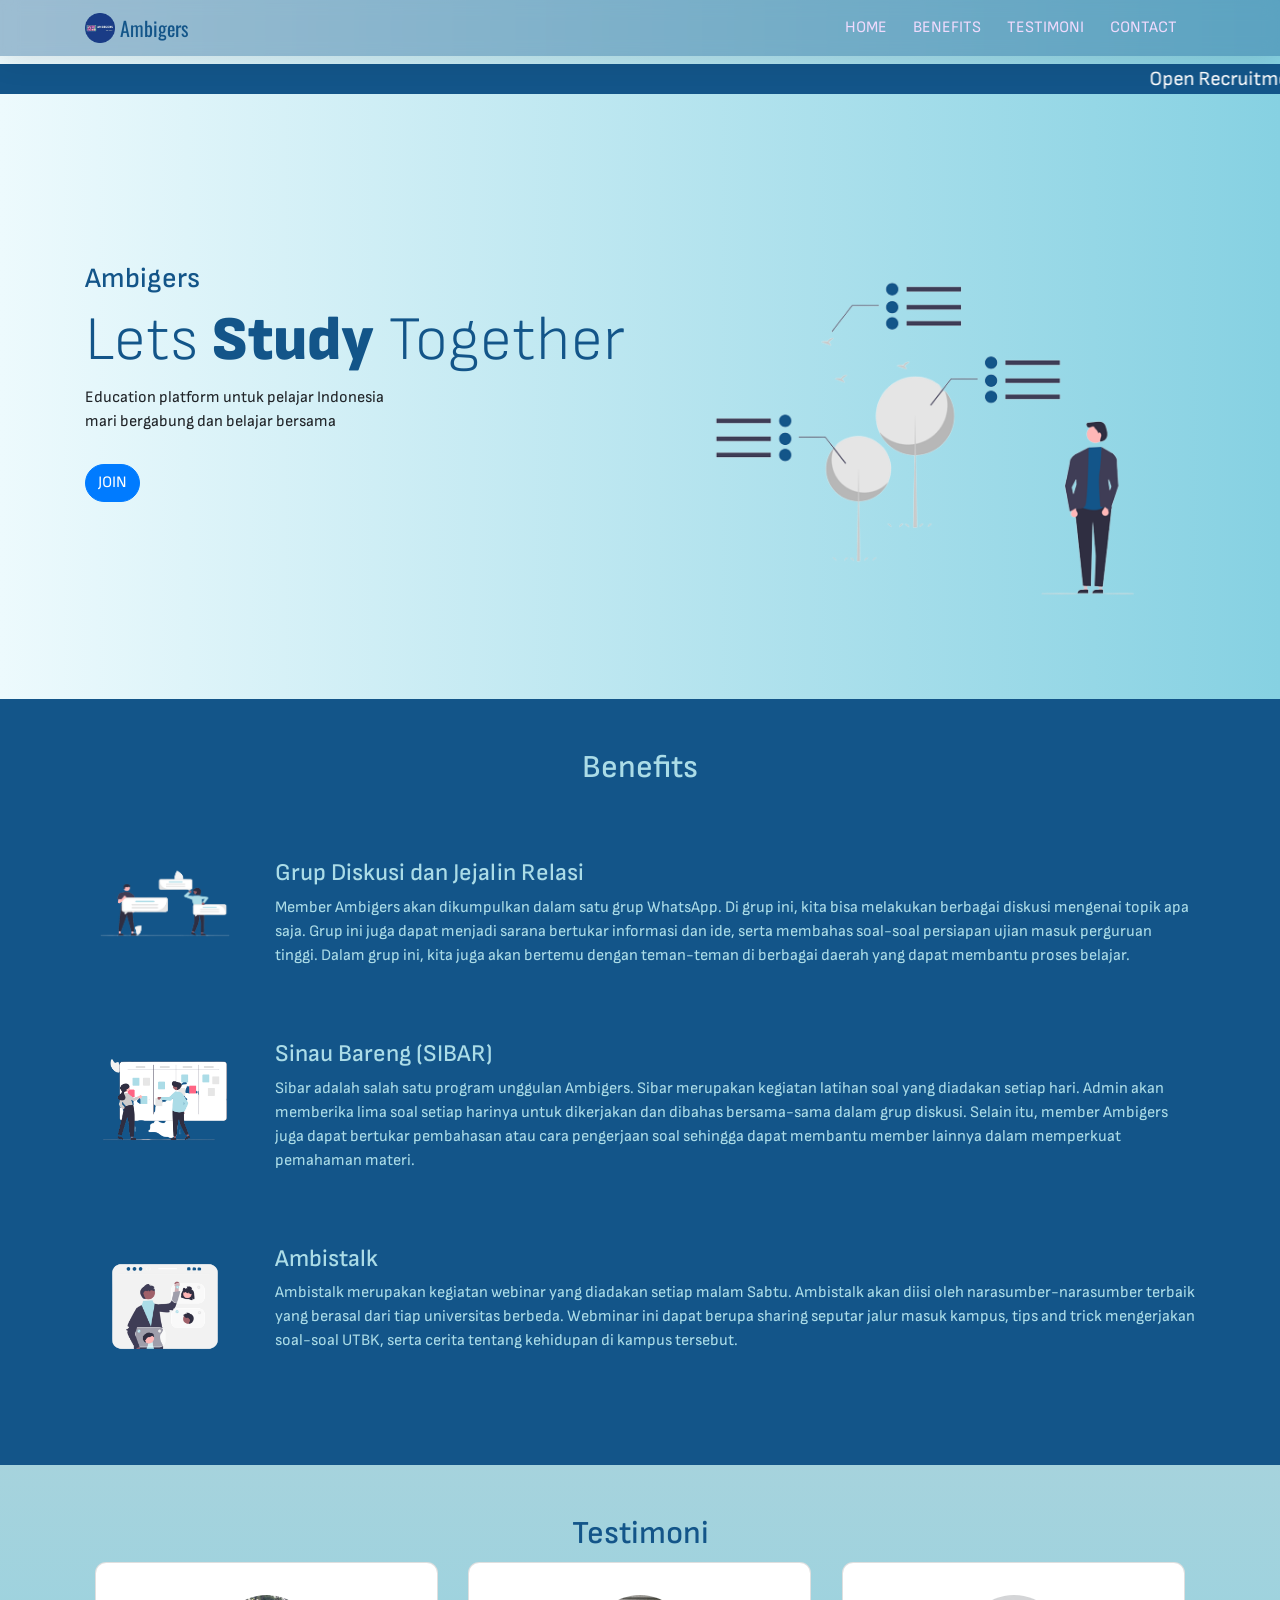
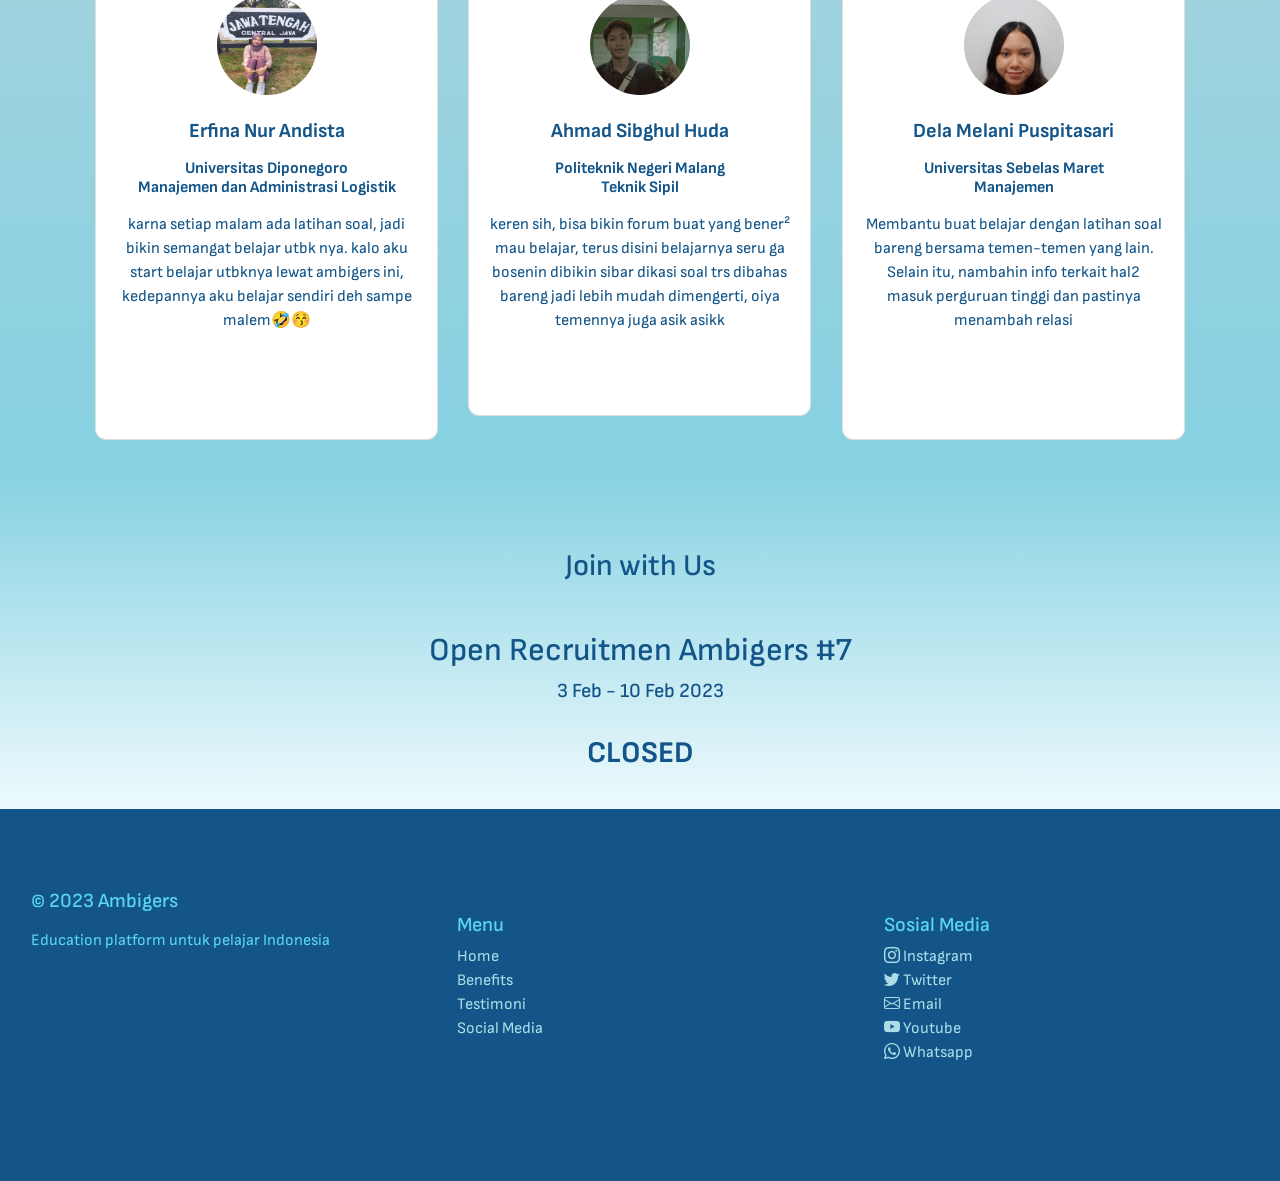
<file: index.html>
<!doctype html>
<html lang="en">
  <head>
    <!-- Required meta tags -->
    <meta charset="utf-8">
    <meta name="viewport" content="width=device-width, initial-scale=1, maximum-scale=1 , shrink-to-fit=no">

    <link rel="shortcut icon" href="img/logo1.jpg" type="image/x-icon">

    <!-- bootstrap icon -->
    <link rel="stylesheet" href="https://cdn.jsdelivr.net/npm/bootstrap-icons@1.9.1/font/bootstrap-icons.css">


    <!-- Font -->
    <link rel="preconnect" href="https://fonts.googleapis.com">
    <link rel="preconnect" href="https://fonts.gstatic.com" crossorigin>
    <link href="https://fonts.googleapis.com/css2?family=Oswald:wght@500&family=Roboto&family=Sofia+Sans&display=swap" rel="stylesheet">

    <!-- animate ons scroling -->
    <link rel="stylesheet" href="https://unpkg.com/aos@next/dist/aos.css" />

    <!-- Bootstrap CSS -->
    <link rel="stylesheet" href="https://cdn.jsdelivr.net/npm/bootstrap@4.1.3/dist/css/bootstrap.min.css" integrity="sha384-MCw98/SFnGE8fJT3GXwEOngsV7Zt27NXFoaoApmYm81iuXoPkFOJwJ8ERdknLPMO" crossorigin="anonymous">
    <link rel="stylesheet" href="style.css">
    <title>Ambigers</title>
  </head>
  <body>
    <!-- NAVBAR -->
    <nav class="navbar navbar-expand-lg navbar-light fixed-top">
        <div class="container">
          <a class="navbar-brand" href="#">
            <img src="img/logo1.jpg" width="30" height="30" class="d-inline-block align-top" alt="">
            Ambigers
          </a>
          <!-- <a class="navbar-brand" href="#">Ambigers</a> -->
          <button class="navbar-toggler" type="button" data-toggle="collapse" data-target="#navbarNavAltMarkup" aria-controls="navbarNavAltMarkup" aria-expanded="false" aria-label="Toggle navigation">
            <span class="navbar-toggler-icon"></span>
          </button>
          <div class="collapse navbar-collapse" id="navbarNavAltMarkup">
            <div class="navbar-nav ml-auto">
              <a class="nav-item nav-link active" href="#banner">Home <span class="sr-only">(current)</span></a>
              <a class="nav-item nav-link" href="#benefit">Benefits</a>
              <a class="nav-item nav-link" href="#testimoni">Testimoni</a>
              <a class="nav-item nav-link" href="#footer">Contact</a>
              <!-- <a class="nav-item btn btn-primary tombol" href="#">Join</a> -->
            </div>
          </div>
        </div>
      </nav>
    <!-- Akhir Navbar -->

    <!-- Jumbotron -->
    <div id="banner" class="jumbotron jumbotron-fluid">
      <marquee class="marquee" behavior="" direction="left">Open Recruitmen Ambigers #7 | Kemendikbud resmi telah merubah sistem seleksi PTN tahun 2023 dengan menghilangkan TKA, hanya menyisakan TPS saja. Namun kini menjadi 7 subtes yaitu: Kemampuan Penalaran Umum, Pengetahuan dan Pemahaman Umum, Kemampuan Memahami Bacaan dan Menulis, Pengetahuan Kuantitatif, Literasi dalam Bacaan Bahasa Indonesia, Literasi dalam Bahasa Inggris, dan Penalaran Matematika. | Open Recruitmen Ambigers #7</marquee>
      <div class="container">
        <div class="row">
          <div class="col-md-6">
            <h3 data-aos="fade-down" class="display-5 brand-title">Ambigers</h3>
          <h1 data-aos="fade-right" class="display-4 title-hero">Lets <span class="title-jumbotron">Study</span> Together</h1>
          <p data-aos="fade-right" class="display-5 subrand-title">Education platform untuk pelajar Indonesia <br> mari bergabung dan belajar bersama</p>
          <a data-aos="fade-up" href="#daftar" class="btn btn-primary tombol">Join</a></div>
          <div data-aos="fade-left" class="col-md-6 text-center img-responsive" ><img src="img/1.png" class="ban-hero img-fluid" alt="banner"></div>
        </div>
      </div>
    </div>
    <!-- Akhir Jumbotron -->

    <!-- News -->
    <!-- <section id="news">
      <div class="container"></div>
    </section> -->
    <!-- Akhir News -->

    <!-- Benefit -->
    <section id="benefit">
      <div class="container">
        <h2 data-aos="fade-down" class="text-center mb-5">Benefits</h2>
        <div class="row mb-5">
          <div class="col-md-2 col-sm-6">
            <img data-aos="fade-right" class="img-fluid img-benefit" src="img/diskusi.png" alt="">
          </div>
          <div data-aos="fade-left" class="col-md-10 col-sm-6 mt-4">
            <h4>Grup Diskusi dan Jejalin Relasi</h4>
            Member Ambigers akan dikumpulkan dalam satu grup WhatsApp. Di grup ini, kita bisa melakukan berbagai diskusi mengenai topik apa saja. Grup ini juga dapat menjadi sarana bertukar informasi dan ide, serta membahas soal-soal persiapan ujian masuk perguruan tinggi. Dalam grup ini, kita juga akan bertemu dengan teman-teman di berbagai daerah yang dapat membantu proses belajar.
          </div>
        </div>
        <div class="row mb-5">
          <div class="col-md-2 col-sm-6">
            <img data-aos="fade-right" class="img-fluid img-benefit" src="img/sibar.png" alt="">
          </div>
          <div data-aos="fade-left" class="col-md-10 col-sm-6 mt-4">
            <h4>Sinau Bareng (SIBAR)</h4>
            Sibar adalah salah satu program unggulan Ambigers. Sibar merupakan kegiatan latihan soal yang diadakan setiap hari. Admin akan memberika lima soal setiap harinya untuk dikerjakan dan dibahas bersama-sama dalam grup diskusi. Selain itu, member Ambigers juga dapat bertukar pembahasan atau cara pengerjaan soal sehingga dapat membantu member lainnya dalam memperkuat pemahaman materi.
          </div>
        </div>
        <div class="row mb-5">
          <div class="col-md-2 col-sm-6">
            <img data-aos="fade-right" class="img-fluid img-benefit" src="img/am.png" alt="">
          </div>
          <div data-aos="fade-left" class="col-md-10 col-sm-6 mt-4">
            <h4>Ambistalk</h4>
            Ambistalk merupakan kegiatan webinar yang diadakan setiap malam Sabtu. Ambistalk akan diisi oleh narasumber-narasumber terbaik yang berasal dari tiap universitas berbeda. Webminar ini dapat berupa sharing seputar jalur masuk kampus, tips and trick mengerjakan soal-soal UTBK, serta cerita tentang kehidupan di kampus tersebut.
          </div>
        </div>
        <!-- <div class="row mb-5">
          <div class="col-md-2 col-sm-6">
            <img data-aos="fade-right" class="img-fluid" src="img/friend.png" alt="">
          </div>
          <div data-aos="fade-left" class="col-md-10 col-sm-6 mt-4">
            <h4>Menambah Relasi</h4>
            Memperluas jaringan sosial dengan menjalin hubungan baru dengan orang-orang yang belum dikenal untuk memperluas cakrawala dan memperkaya diri dengan pengalaman dan informasi baru dari seluruh Indonesia.
          </div>
        </div> -->
      </div>
    </section>
    <!-- Akhir Benefit -->

    <!-- Testimoni -->
    <section id="testimoni">
      <h2 data-aos="fade-down" class="text-center">Testimoni</h2>
      <div class="container">
      <div id="carouselExampleIndicators" class="carousel slide" data-ride="carousel">
        <ol class="carousel-indicators">
          <li data-target="#carouselExampleIndicators" data-slide-to="0" class="active"></li>
          <li data-target="#carouselExampleIndicators" data-slide-to="1"></li>
          <li data-target="#carouselExampleIndicators" data-slide-to="2"></li>
        </ol>
        <div class="carousel-inner">
          <div class="carousel-item active">
            <div class="row text-center">
              <div data-aos="flip-left" data-aos-duration="600" class="col-md-4 mb-4 mb-md-0">
                <div class="card testi-box">
                  <div class="card-body py-4 mt-2">
                    <div class="d-flex justify-content-center mb-4">
                      <img src="img/erfina.jpg"
                        class="rounded-circle shadow-1-strong" width="100" height="100" />
                    </div>
                    <h5 class="font-weight-bold">Erfina Nur Andista</h5>
                    <h6 class="font-weight-bold my-3">Universitas Diponegoro<br>Manajemen dan Administrasi Logistik</h6>
                    <p class="mb-2">
                      <i class="fas fa-quote-left pe-2"></i>karna setiap malam ada latihan soal, jadi bikin semangat belajar utbk nya. kalo aku start belajar utbknya lewat ambigers ini, kedepannya aku belajar sendiri deh sampe malem🤣😚 <br> <br>
                    </p>
                  </div>
                </div>
              </div>
              <div data-aos="flip-left" data-aos-duration="700" class="col-md-4 mb-4 mb-md-0">
                <div class="card testi-box">
                  <div class="card-body py-4 mt-2">
                    <div class="d-flex justify-content-center mb-4">
                      <img src="img/ahsib.jpg"
                        class="rounded-circle shadow-1-strong" width="100" height="100" />
                    </div>
                    <h5 class="font-weight-bold">Ahmad Sibghul Huda</h5>
                    <h6 class="font-weight-bold my-3">Politeknik Negeri Malang<br>Teknik Sipil</h6>
                    <p class="mb-2">
                      <i class="fas fa-quote-left pe-2"></i>keren sih, bisa bikin forum buat yang bener² mau belajar, terus disini belajarnya seru ga bosenin dibikin sibar dikasi soal trs dibahas bareng jadi lebih mudah dimengerti, oiya temennya juga asik asikk
                    </p>
                  </div>
                </div>
              </div>
              <div data-aos="flip-left" data-aos-duration="800" class="col-md-4 mb-0">
                <div class="card testi-box">
                  <div class="card-body py-4 mt-2">
                    <div class="d-flex justify-content-center mb-4">
                      <img src="img/dela.jpg"
                        class="rounded-circle shadow-1-strong" width="100" height="100" />
                    </div>
                    <h5 class="font-weight-bold">Dela Melani Puspitasari</h5>
                    <h6 class="font-weight-bold my-3">Universitas Sebelas Maret<br>Manajemen</h6>
                    <p class="mb-2">
                      <i class="fas fa-quote-left pe-2"></i>Membantu buat belajar dengan latihan soal bareng bersama temen-temen yang lain. Selain itu, nambahin info terkait hal2 masuk perguruan tinggi dan pastinya menambah relasi <br> <br>
                    </p>
                  </div>
                </div>
              </div>
            </div>
          </div>
          <div class="carousel-item">
            <div class="row text-center">
              <div data-aos="flip-left" data-aos-duration="600" class="col-md-4 mb-4 mb-md-0">
                <div class="card testi-box">
                  <div class="card-body py-4 mt-2">
                    <div class="d-flex justify-content-center mb-4">
                      <img src="img/vanesa.jpg"
                        class="rounded-circle shadow-1-strong" width="100" height="100" />
                    </div>
                    <h5 class="font-weight-bold">Vanessa Ruth Evelyn Tobing</h5>
                    <h6 class="font-weight-bold my-3">Politeknik Statistika STIS<br>Statistika</h6>
                    <p class="mb-2">
                      <i class="fas fa-quote-left pe-2"></i>Aku ga pernah menyesal join ambigers dari zaman masih 6 grup sampai jadi 1 grup. Semua anggotanya inspiratif dan seru banget walaupun belum pernah ketemu offline. Semuanya punya ambisi yg tinggi, kegiatannya juga seru seru dan ga pernah ngebosenin apalagi kegiatan ambistalk itu kakak2nya menginspirasi semua. Walaupun grup selalu rame, tapi aku bangga punya teman2 online di ambigers. Semoga semua anak2 ambigers suksess dan bisa meet offline rame rame 🤩🤍
                    </p>
                  </div>
                </div>
              </div>
              <div data-aos="flip-left" data-aos-duration="700" class="col-md-4 mb-4 mb-md-0">
                <div class="card testi-box">
                  <div class="card-body py-4 mt-2">
                    <div class="d-flex justify-content-center mb-4">
                      <img src="img/febbi.jpg"
                        class="rounded-circle shadow-1-strong" width="100" height="100" />
                    </div>
                    <h5 class="font-weight-bold">Febbicka Auriell Prameswari</h5>
                    <h6 class="font-weight-bold my-3">UI<br>Sosiologi</h6>
                    <p class="mb-2">
                      <i class="fas fa-quote-left pe-2"></i>Beruntung banget bisa gabung sama ambigers kurang lebih 2 tabun lalu, seneng banget bisa dapet temen ambis yang bisa ngebuat aku ngerasa termotivasi. Aku juga gak ketinggalan berita berkat ketemu sama mereka. Ambigers selalu update berita terbaru tentang perkuliahan. Ada sesi sinau bareng juga yang bisa ngelatih kita ngerjain latihan soal, ada ambistalk juga yang bisa nambah wawasan kita tentang dunia perkuliahan. Aku juga jadi punya temen sekaligus sahabat yang bisa aku ajak sharing sampai sekarang. Gabung sama ambigers adalah salah satu keputusan terbaik aku 😇🤍
                    </p>
                  </div>
                </div>
              </div>
              <div data-aos="flip-left" data-aos-duration="800" class="col-md-4 mb-4 mb-md-0">
                <div class="card testi-box">
                  <div class="card-body py-4 mt-2">
                    <div class="d-flex justify-content-center mb-4">
                      <img src="img/ahmad-nur.jpg"
                        class="rounded-circle shadow-1-strong" width="100" height="100" />
                    </div>
                    <h5 class="font-weight-bold">Ahmad Nur Salim</h5>
                    <h6 class="font-weight-bold my-3">Universitas Gadjah Mada<br>Bahasa dan Sastra Indonesia</h6>
                    <p class="mb-2">
                      <i class="fas fa-quote-left pe-2"></i>Banyak hal baru yang aku dapet dari Ambigers. 
                      Mulai dari kenal temen baru, disiplin dalam gunain waktu, dan yang selalu aku inget, temen-temen di Ambigers itu suportif, kita selalu ngasih motivasi satu sama lain. Sampai pada akhirnya, aku bisa gapai salah satu impianku selama ini, jadi mahasiswa Sastra Indonesia, UGM. Tengkyu ambigers!! <br> <br> <br> <br>
                  </div>
                </div>
              </div>
            </div>
          </div>
          <div class="carousel-item">
            <div class="row text-center">
              <div data-aos="flip-left" data-aos-duration="600" class="col-md-4 mb-4 mb-md-0">
                <div class="card testi-box">
                  <div class="card-body py-4 mt-2">
                    <div class="d-flex justify-content-center mb-4">
                      <img src="img/namira.jpg"
                        class="rounded-circle shadow-1-strong" width="100" height="100" />
                    </div>
                    <h5 class="font-weight-bold">Hizmah Namira Azzahra</h5>
                    <h6 class="font-weight-bold my-3">UIN Jakarta<br>Psikologi</h6>
                    <p class="mb-2">
                      <i class="fas fa-quote-left pe-2"></i>Seruuu banget join ambigers. Yang awalnya menye² menghadapi UTBK, jadi semangat gara² banyak support system. Luv u, Ambigers ❤
                    </p>
                  </div>
                </div>
              </div>
              <div data-aos="flip-left" data-aos-duration="700" class="col-md-4 mb-4 mb-md-0">
                <div class="card testi-box">
                  <div class="card-body py-4 mt-2">
                    <div class="d-flex justify-content-center mb-4">
                      <img src="img/fitta.jpg"
                        class="rounded-circle shadow-1-strong" width="100" height="100" />
                    </div>
                    <h5 class="font-weight-bold">Fitta</h5>
                    <h6 class="font-weight-bold my-3">Poltekkes Tasikmalaya<br>Keperawatan</h6>
                    <p class="mb-2">
                      <i class="fas fa-quote-left pe-2"></i>Seneng banget punya circle perambisan hehe, bisa belajar bareng, diskusi dan sharing banyak hal apalagi dapet temen baru dari berbagai daerah semakin asik dan tentunya nambah pengalaman. Ada tutornya juga yang ga kalah seru. Sukses selalu semuaa❤️❤️✨
                    </p>
                  </div>
                </div>
              </div>
              <div data-aos="flip-left" data-aos-duration="800" class="col-md-4 mb-4 mb-md-0">
                <div class="card testi-box">
                  <div class="card-body py-4 mt-2">
                    <div class="d-flex justify-content-center mb-4">
                      <img src="img/aurelia.jpg"
                        class="rounded-circle shadow-1-strong" width="100" height="100" />
                    </div>
                    <h5 class="font-weight-bold">Aurelia Finkan Manuel Malau</h5>
                    <h6 class="font-weight-bold my-3">UNJ<br>Pendidikan Matematika</h6>
                    <p class="mb-2">
                      <i class="fas fa-quote-left pe-2"></i>Ambigers salah satu kelompok belajar yang membantu aku banget, kelompok belajar yang seru, efektif dan konsisten bahas soal setiap harinya, ga nyesel deh jadi bagian dari ambigers^^
                    </p>
                  </div>
                </div>
              </div>
            </div>
          </div>
        </div>
        <a class="carousel-control-prev" href="#carouselExampleIndicators" role="button" data-slide="prev">
          <span class="carousel-control-prev-icon" aria-hidden="true"></span>
          <span class="sr-only">Previous</span>
        </a>
        <a class="carousel-control-next" href="#carouselExampleIndicators" role="button" data-slide="next">
          <span class="carousel-control-next-icon" aria-hidden="true"></span>
          <span class="sr-only">Next</span>
        </a>
      </div>
    </div>
    </section>
    <!-- Akhir Testimoni -->

    <!-- Daftar -->
    <section id="daftar">
      <div class="container">
        <h2 data-aos="fade-down" class="text-center mb-5 mt-5 title-daftar">Join with Us</h2>
        <div class="text-center">
          <h2>Open Recruitmen Ambigers #7</h2>
          <h5>3 Feb - 10 Feb 2023</h5>
          <br>
          <!-- <h3 data-aos="fade-down" class="title-daftar">Klik di bawah untuk mendaftar</h3> -->
          <h3 data-aos="fade-down" class="title-daftar"><b>CLOSED</b></h3>
          <!-- <a data-aos="fade-up" href="https://forms.gle/SGuAvBxVgUEEwuYo8" class="btn btn-primary tombol">Join</a> -->
        </div>
      </div>
    </section>
    <!-- Akhir Daftar -->

    <!-- Footer -->
    <footer id="footer">
      <div class="row ml-3">
        <div data-aos="fade-right" class="col-12 col-md">
          <h5 class="d-block mb-3 ml-5-md">© 2023 Ambigers</h5>
          <p>Education platform untuk pelajar Indonesia</p>
        </div>
        <div data-aos="fade-up" class="col-6 col-md pt-4">
          <h5>Menu</h5>
          <ul class="list-unstyled text-small">
            <li><a class="link-footer" href="#">Home</a></li>
            <li><a class="link-footer" href="#benefit">Benefits</a></li>
            <li><a class="link-footer" href="#testimoni">Testimoni</a></li>
            <li><a class="link-footer" href="#footer">Social Media</a></li>
          </ul>
        </div>
        <div data-aos="fade-left"class="col-6 col-md pt-4">
          <h5>Sosial Media</h5>
          <ul class="list-unstyled text-small">
            <li><a class="link-footer" href="https://www.instagram.com/ambigers.official/?hl=id"><i class="bi bi-instagram"></i> Instagram</a></li>
            <li><a class="link-footer" href="https://twitter.com/ambigers_offc"><i class="bi bi-twitter"></i> Twitter</a></li>
            <li><a class="link-footer" href="mailto:ambiverserangers@gmail.com"><i class="bi bi-envelope"></i> Email</a></li>
            <li><a class="link-footer" href="https://www.youtube.com/@ambigersofficial7778"><i class="bi bi-youtube"></i> Youtube</a></li>
            <li><a class="link-footer" href="wa.me/6289521393691"><i class="bi bi-whatsapp"></i> Whatsapp</a></li>
          </ul>
        </div>

    </footer>
    <!-- Akhir Footer -->

     <!-- AOS -->
     <script src="https://unpkg.com/aos@next/dist/aos.js"></script>
     <script>
 
       // const galeryImage=document.querySelectorAll('.galery')
 
       AOS.init({
         once: true,
       });
     </script>



    <!-- Optional JavaScript -->
    <!-- jQuery first, then Popper.js, then Bootstrap JS -->
    <script src="https://code.jquery.com/jquery-3.3.1.slim.min.js" integrity="sha384-q8i/X+965DzO0rT7abK41JStQIAqVgRVzpbzo5smXKp4YfRvH+8abtTE1Pi6jizo" crossorigin="anonymous"></script>
    <script src="https://cdn.jsdelivr.net/npm/popper.js@1.14.3/dist/umd/popper.min.js" integrity="sha384-ZMP7rVo3mIykV+2+9J3UJ46jBk0WLaUAdn689aCwoqbBJiSnjAK/l8WvCWPIPm49" crossorigin="anonymous"></script>
    <script src="https://cdn.jsdelivr.net/npm/bootstrap@4.1.3/dist/js/bootstrap.min.js" integrity="sha384-ChfqqxuZUCnJSK3+MXmPNIyE6ZbWh2IMqE241rYiqJxyMiZ6OW/JmZQ5stwEULTy" crossorigin="anonymous"></script>
  </body>
</html>
</file>
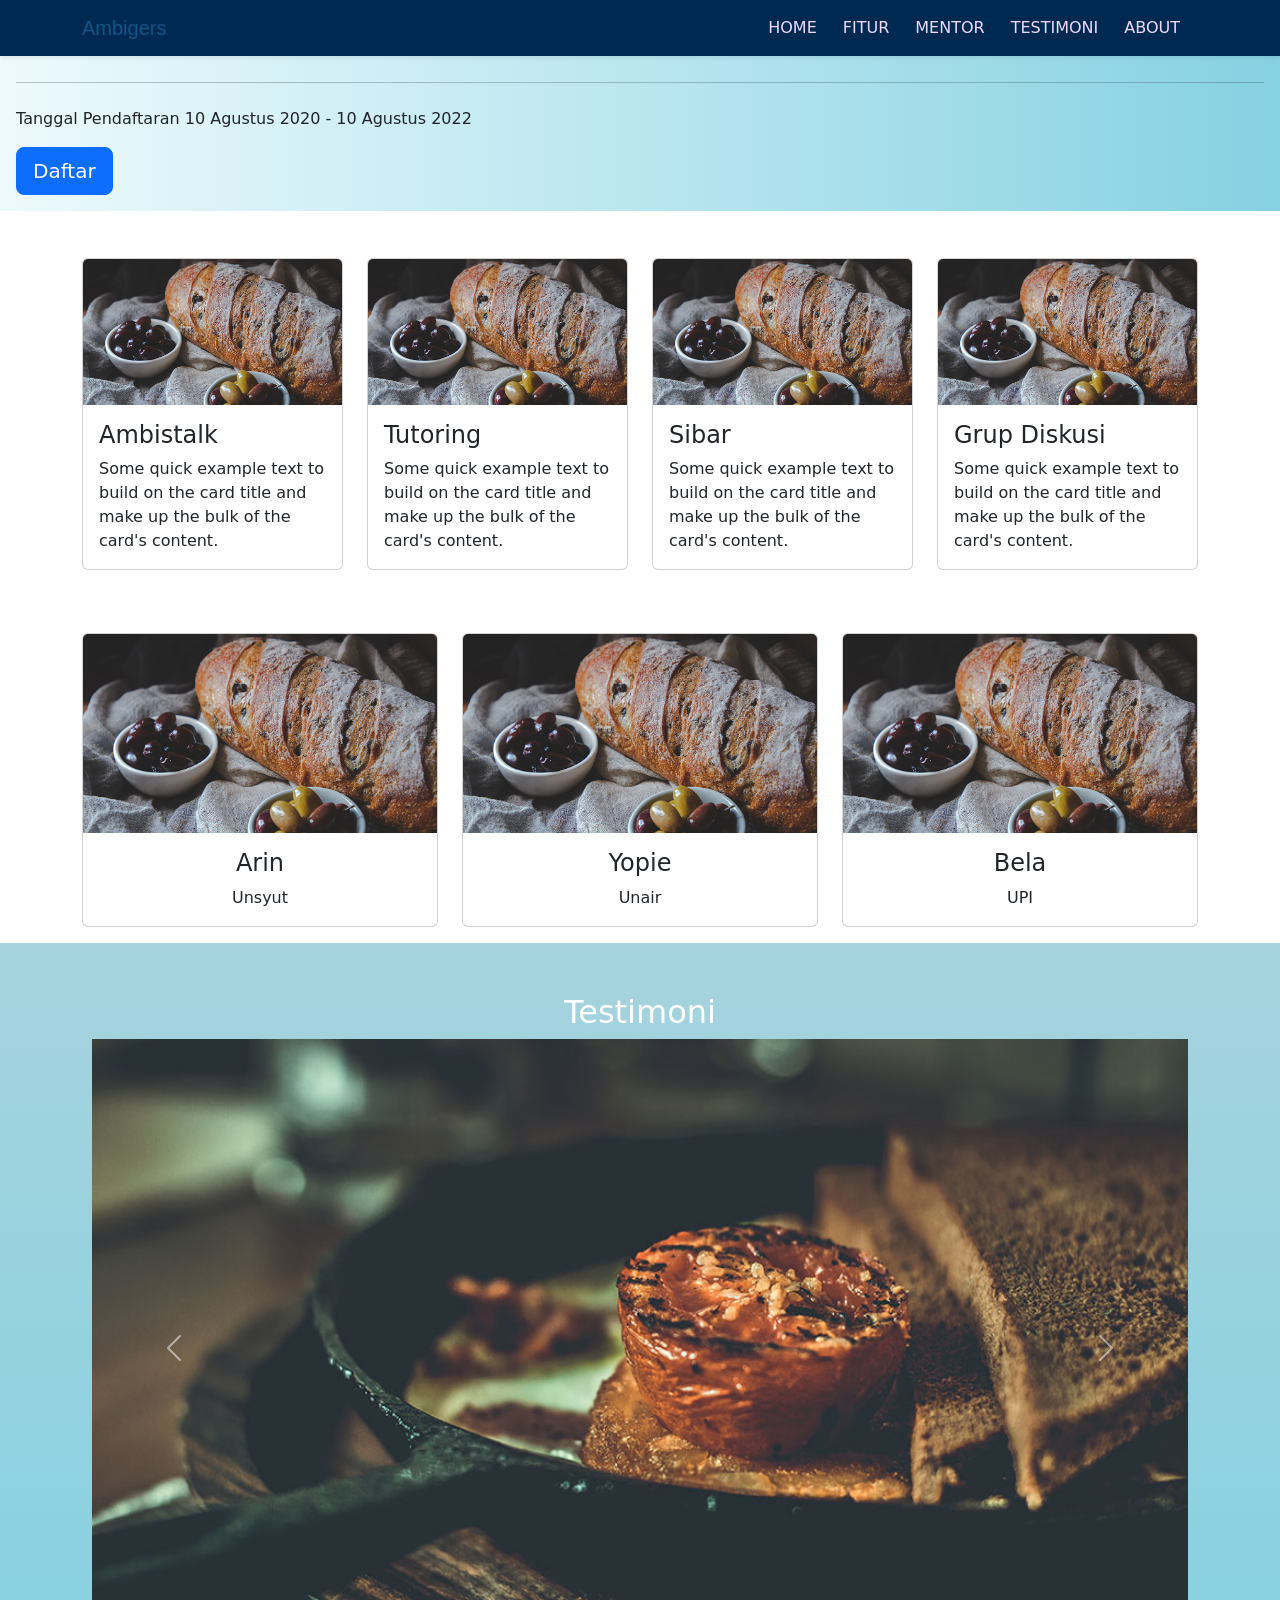
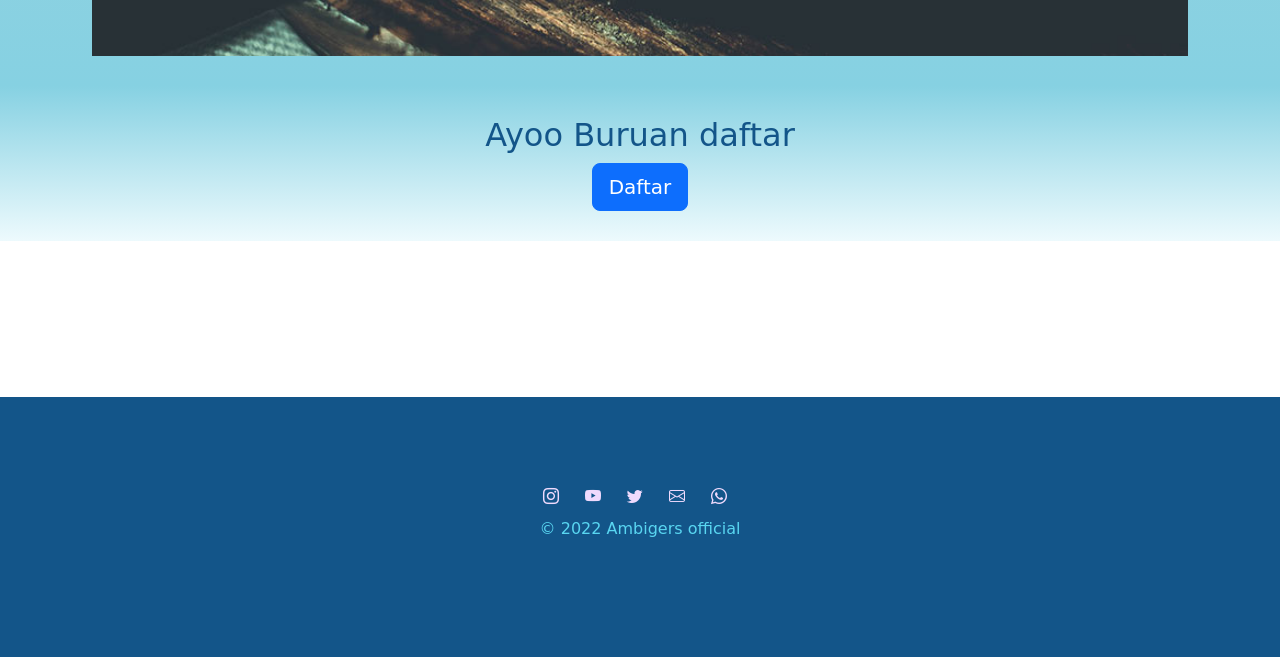
<file: amb.html>
<!DOCTYPE html>
<html lang="en">
<head>
    <meta charset="UTF-8">
    <meta http-equiv="X-UA-Compatible" content="IE=edge">
    <meta name="viewport" content="width=device-width, initial-scale=1.0">
    <title>Ambigers</title>

    <link rel="stylesheet" href="style.css">

    <!-- bootstrap icon -->
    <link rel="stylesheet" href="https://cdn.jsdelivr.net/npm/bootstrap-icons@1.9.1/font/bootstrap-icons.css">

    <!-- CSS only -->
<link href="https://cdn.jsdelivr.net/npm/bootstrap@5.2.0/dist/css/bootstrap.min.css" rel="stylesheet" integrity="sha384-gH2yIJqKdNHPEq0n4Mqa/HGKIhSkIHeL5AyhkYV8i59U5AR6csBvApHHNl/vI1Bx" crossorigin="anonymous">

<!-- animate ons scroling -->
<link rel="stylesheet" href="https://unpkg.com/aos@next/dist/aos.css" />

</head>
<body>
    <!-- Navbar -->
    <nav class="navbar navbar-expand-lg navbar-dark shadow-sm fixed-top" style="background-color: #002952;">
        <div  class="container">
          <a class="navbar-brand" href="#">Ambigers</a>
          <button class="navbar-toggler" type="button" data-bs-toggle="collapse" data-bs-target="#navbarNav" aria-controls="navbarNav" aria-expanded="false" aria-label="Toggle navigation">
            <span class="navbar-toggler-icon"></span>
          </button>
          <div class="collapse navbar-collapse" id="navbarNav">
            <ul class="navbar-nav ms-auto" >
              <li class="nav-item">
                <a class="nav-link active" aria-current="page" href="#">Home</a>
              </li>
              <li class="nav-item">
                <a class="nav-link" href="#fitur">Fitur</a>
              </li>
              <li class="nav-item">
                <a class="nav-link" href="#mentor">Mentor</a>
              </li>
              <li class="nav-item">
                <a class="nav-link" href="#testimoni">Testimoni</a>
              </li>
              <li class="nav-item">
                <a class="nav-link" href="#about">About</a>
              </li>
              
            </ul>
          </div>
        </div>
      </nav>
    <!-- Akhir Navbar -->

    <!-- Jumbotron -->
    <section id="jumbotron">
    <div id="title-amb" class="jumbotron p-3 me-0 mb-0" style="background-color: #024486;">
        <h1 class="display-4">Ambigers</h1>
        <p class="lead">Platform Edukasi Sejak 2020 berbasis grup diskusi</p>
        <hr class="my-4">
        <p>Tanggal Pendaftaran 10 Agustus 2020 - 10 Agustus 2022</p>
        <a id="btn-daftar" class="btn btn-primary btn-lg" href="#daftar" role="button">Daftar</a>
      </div>
    </section>
    <!-- Akhir Jumbotron -->

    <!-- Fitur -->
    <section id="fitur">
        <div class="container">
            <div class="row text-center">
                <div class="col" style="color: white;">
                    <h2>Fitur</h2>
                </div>
            </div>
            <div class="row">
                <div class="col-md-3 mb-3">
                <div class="card">
                    <img src="rusa.png" class="card-img-top" alt="...">
                    <div class="card-body">
                        <h4>Ambistalk</h4>
                      <p class="card-text">Some quick example text to build on the card title and make up the bulk of the card's content.</p>
                    </div>
                  </div>
                </div>
                <div class="col-md-3 mb-3">
                <div class="card">
                    <img src="rusa.png" class="card-img-top" alt="...">
                    <div class="card-body">
                        <h4>Tutoring</h4>
                      <p class="card-text">Some quick example text to build on the card title and make up the bulk of the card's content.</p>
                    </div>
                  </div>
                </div>
                <div class="col-md-3 mb-3">
                <div class="card">
                    <img src="rusa.png" class="card-img-top" alt="...">
                    <div class="card-body">
                        <h4>Sibar</h4>
                      <p class="card-text">Some quick example text to build on the card title and make up the bulk of the card's content.</p>
                    </div>
                  </div>
                </div>
                <div class="col-md-3 mb-3">
                <div class="card">
                    <img src="rusa.png" class="card-img-top" alt="...">
                    <div class="card-body">
                        <h4>Grup Diskusi</h4>
                      <p class="card-text">Some quick example text to build on the card title and make up the bulk of the card's content.</p>
                    </div>
                  </div>
                </div>
            </div>
        </div>
    </section>
    <!-- Akhir Fitur -->

    <!-- Mentor -->
    <section id="mentor">
        <div class="container">
            <div class="row text-center">
                <div class="col" style="color: white;">
                    <h2>Mentor</h2>
                </div>
            </div>
            <div class="row text-center" data-aos="flip-left" data-aos-delay="100">
                <div class="col-md-4 mb-3">
                <div class="card">
                    <img src="rusa.png" class="card-img-top" alt="...">
                    <div class="card-body">
                        <h4>Arin</h4>
                      <p class="card-text">Unsyut</p>
                    </div>
                  </div>
                </div>
                <div class="col-md-4 mb-3">
                <div class="card" data-aos="flip-left" data-aos-delay="200">
                    <img src="rusa.png" class="card-img-top" alt="...">
                    <div class="card-body">
                        <h4>Yopie</h4>
                      <p class="card-text">Unair</p>
                    </div>
                  </div>
                </div>
                <div class="col-md-4 mb-3">
                <div class="card" data-aos="flip-left" data-aos-delay="300">
                    <img src="rusa.png" class="card-img-top" alt="...">
                    <div class="card-body">
                        <h4>Bela</h4>
                      <p class="card-text">UPI</p>
                    </div>
                  </div>
                </div>
        </div>

    </section>
    <!-- Akhir Mentor -->


    <!-- Testimoni -->
    <section id="testimoni">
        <div class="container-fluid">
            <div class="row text-center">
                <div class="col" style="color: white;">
                    <h2>Testimoni</h2>
                </div>
            </div>
            <div class="row">
                <div class="col">
                    <div id="carouselExampleControls" class="carousel slide" data-bs-ride="carousel">
                        <div class="carousel-inner">
                          <div class="carousel-item active">
                            <img src="slide1.jpg" class="d-block w-100" alt="...">
                          </div>
                          <div class="carousel-item">
                            <img src="slide2.jpg" class="d-block w-100" alt="...">
                          </div>
                          <div class="carousel-item">
                            <img src="slide3.jpg" class="d-block w-100" alt="...">
                          </div>
                        </div>
                        <button class="carousel-control-prev" type="button" data-bs-target="#carouselExampleControls" data-bs-slide="prev">
                          <span class="carousel-control-prev-icon" aria-hidden="true"></span>
                          <span class="visually-hidden">Previous</span>
                        </button>
                        <button class="carousel-control-next" type="button" data-bs-target="#carouselExampleControls" data-bs-slide="next">
                          <span class="carousel-control-next-icon" aria-hidden="true"></span>
                          <span class="visually-hidden">Next</span>
                        </button>
                      </div> 
                </div>
            </div>
        </div>
    </section>
    <!-- Akhir testimoni -->

    <!-- daftar -->
    <section id="daftar">
        <div class="container">
            <div class="col-md text-center">
                <h2>Ayoo Buruan daftar</h2>
            </div>
        </div>
        <div class="row justify-content-center">
            <div id="btn-down" class="col-md text-center">
                <a id="btn-daftar" class="btn btn-primary btn-lg " href="#daftar" role="button">Daftar</a>
            </div>
        </div>

    </section>
    <!-- Akhir daftar -->

    <!-- about -->
    <section class="about" id="about">
        <div data-aos="fade-down" class="container">
            <div class="row">
                <div class="col pt-5">
                    <h2>About</h2>
                </div>
            </div>
            <div class="row  fs-5 pb-3">
                <div class="col-md-8">
                    <p>Platform Edukasi Sejak 2020 berbasis grup diskusi</p>
                </div>
            </div>
        </div>
       </section>
    <!-- akhir about -->

    <!-- footer -->
    <footer id="footer" >
        <ul class="nav justify-content-center ">
          <li class="nav-item"><a href="http://instagram.com/ambigers.official" class="nav-link px-2"><i class="bi bi-instagram"></i></a></li>
          <li class="nav-item"><a href="https://www.youtube.com/channel/UCS-1MlRkDWXGGSNaqg283AQ" class="nav-link px-2"><i class="bi bi-youtube"></i></a></li>
          <li class="nav-item"><a href="https://twitter.com/ambigers_offc" class="nav-link px-2"><i class="bi bi-twitter"></i></a></li>
          <li class="nav-item"><a href="ambiverserangers@gmail.com" class="nav-link px-2"><i class="bi bi-envelope"></i></a></li>
          <li class="nav-item"><a href="wa.me/6289521393691" class="nav-link px-2"><i class="bi bi-whatsapp"></i></a></li>
        </ul>
        <p class="text-center">© 2022 Ambigers official</p>
      </footer>
    <!-- Akhir footer -->


    <!-- AOS -->
    <script src="https://unpkg.com/aos@next/dist/aos.js"></script>
    <script>

      // const galeryImage=document.querySelectorAll('.galery')

      AOS.init({
        once: false,
      });
    </script>
   
       <!-- JavaScript Bundle with Popper -->
<script src="https://cdn.jsdelivr.net/npm/bootstrap@5.2.0/dist/js/bootstrap.bundle.min.js" integrity="sha384-A3rJD856KowSb7dwlZdYEkO39Gagi7vIsF0jrRAoQmDKKtQBHUuLZ9AsSv4jD4Xa" crossorigin="anonymous"></script>
</body>
</html>
</file>
<file: style.css>
* {
    margin: 0;
    padding: 0;
}

html {
    scroll-behavior: smooth;
}

body, html {
    overflow-x: hidden !important;
    font-family: 'Sofia Sans', sans-serif;

}

.navbar {
    /* background-image: linear-gradient(to right,#abdce7,#135589); */
    background: rgba(19, 85, 137, 0.37);
    box-shadow: 0 4px 30px rgba(0, 0, 0, 0.1);
    backdrop-filter: blur(8.5px);
    -webkit-backdrop-filter: blur(8.5px);
}

.navbar-brand {
    font-family: 'Oswald', sans-serif;
}


.tombol {
    text-transform: uppercase;
    border-radius: 30px;
}

.jumbotron {
    /* background-image: url("/img/bg-2.jpg"); */
    background-image: linear-gradient(to right, #edfafd, #86d1e2 );
    margin-bottom: 100px;
    /* height: 100%; */
    /* text-align: center; */
}

.marquee {
    margin-top: 40px;
    background-color: #135589;
    color: white;
    font-size: 15px;
}

.brand-title {
    margin-top: 160px;
    color: #135589;
}

.jumbotron .title-hero{
    color: #135589;
    /* margin-top: 180px; */
    /* margin-bottom: 30px; */
    font-size: 42px;
}

.subrand-title {
    margin-bottom: 30px;
}

.title-jumbotron {
    font-weight: 900;
}

.ban-hero {
    width: 600px;
    padding-top: 50px;
}

#benefit {
    background-color: #135589;
    padding-top: 50px;
    margin-top: -100px;
    color: #abdce7;
    padding-bottom: 50px;
}

#testimoni {
background-image: linear-gradient(to bottom, #a6d3dd, #86d1e2 );
/* margin-top: -50px; */
padding-top: 50px;
padding-left: 50px;
padding-right: 50px;
color: #135589;
padding-bottom: 30px;
margin-bottom: 50px;
}

#daftar {
padding-bottom: 30px;
background-image: linear-gradient(to top, #edfafd, #86d1e2 );
margin-top: -50px;
padding-top: 30px;
color: #135589;
}

.title-daftar {
    font-size: 23px;
}

footer {
    padding-top: 80px;
    color: #59d6f1;
    /* background-image: linear-gradient(to right, rgb(32, 32, 32),rgb(31, 30, 30)); */
    background-color: #135589;
    padding-bottom: 100px;
}

.link-footer {
    color: #abdce7;
}

.testi-box {
    border-radius: .7rem;
    padding-bottom: 50px;
}

@media (min-width: 992px) { 
    .navbar-brand {
        color: #135589 !important;
    }


    .nav-link {
        text-transform: uppercase;
        margin-right: 10px;
        color: #efdafd !important;
    }
    .nav-link:hover {
        border-bottom: 3px solid #edfafd;
        padding-bottom: 5px;
        margin-bottom:-8px;
    }

    .jumbotron {
        margin-top: -70px;
        /* height: 100%; */
    }

    .marquee {
    margin-top: 70px !important;
    background-color: #135589;
    color: white;
    font-size: 20px;
    }  

    .jumbotron .display-4 {
        font-size: 62px;
    }

    .ban-hero {
        width: 800px;
    }

    .title-daftar {
        font-size: 30px;
    }

    #testimoni {
        padding-left: 80px;
        padding-right: 80px;
    }

}

@media (min-width: 576px) {
    .navbar {
        /* background-image: linear-gradient(to right,#abdce7,#135589); */
        background: rgba(19, 85, 137, 0.37);
        box-shadow: 0 4px 30px rgba(0, 0, 0, 0.1);
        backdrop-filter: blur(8.5px);
        -webkit-backdrop-filter: blur(8.5px);
    }

    .img-responsive {
        padding-top: 90px;
    }

    .marquee {
        margin-top: 15px;
        background-color: #135589;
        color: white;
        font-size: 20px;
        }  

    .img-benefit {
        margin-top: 25px;
    }
}
</file>
